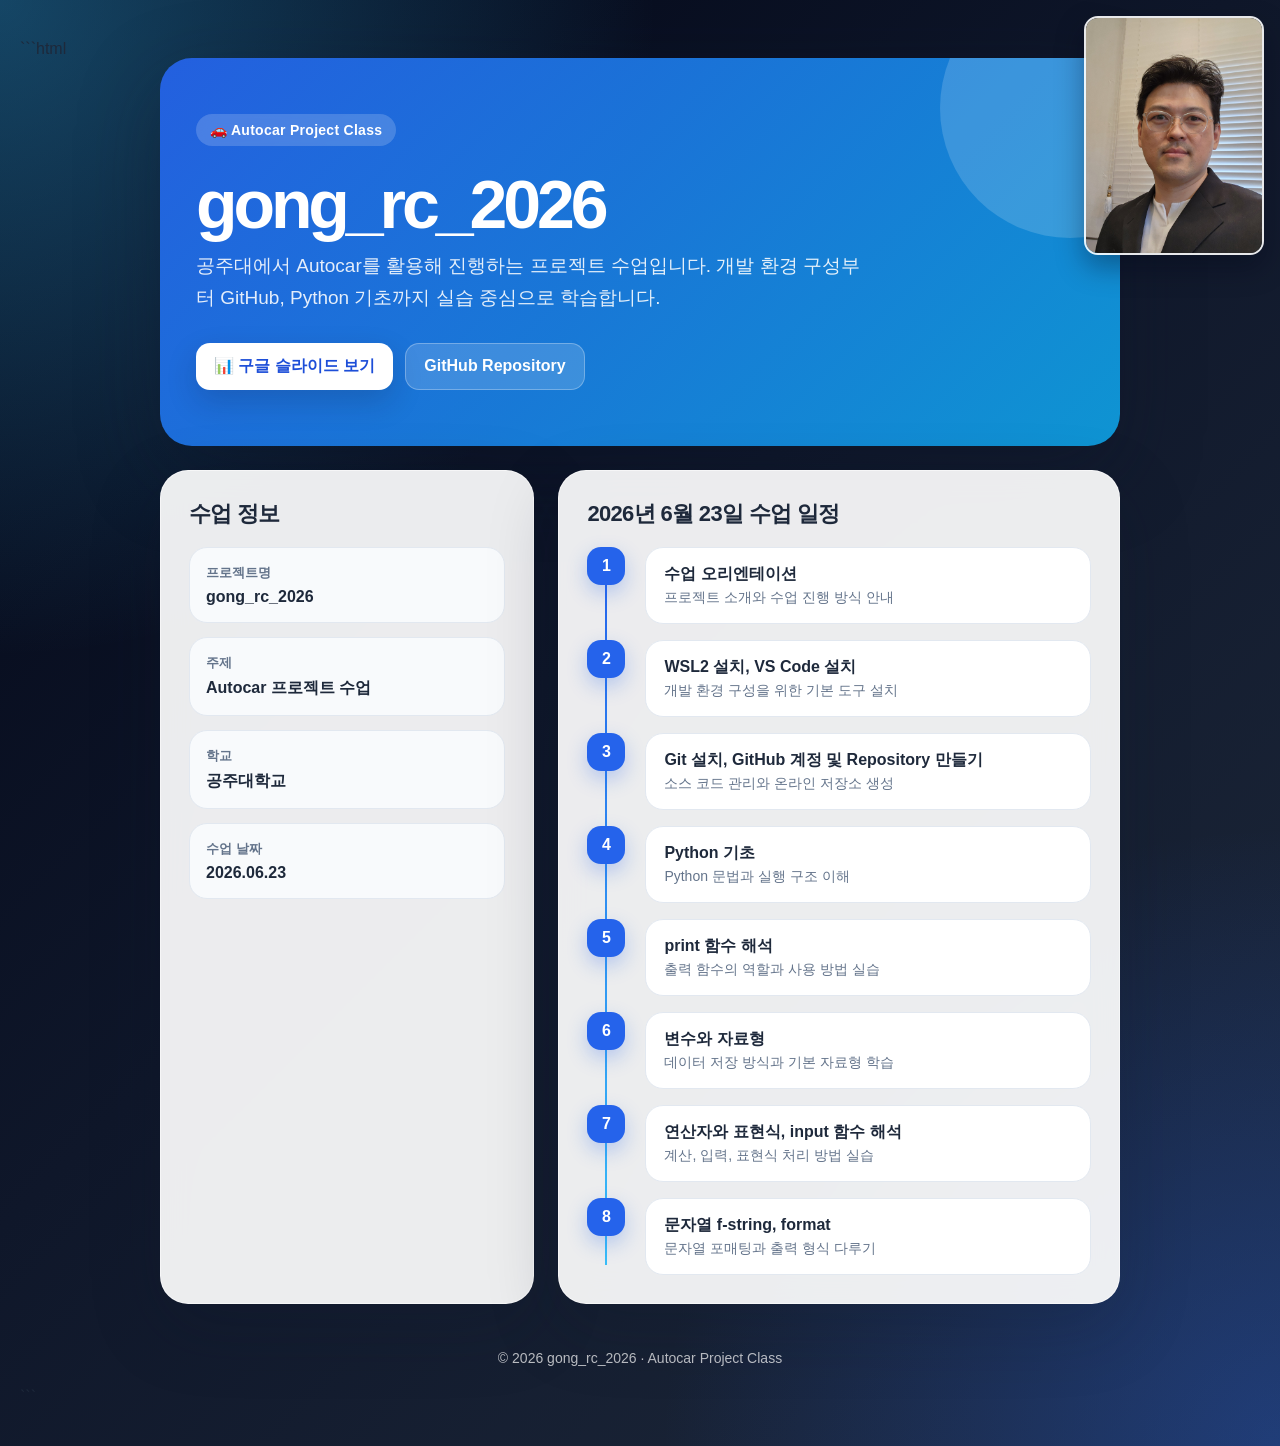
<file: index.html>
```html
<!DOCTYPE html>
<html lang="ko">

<head>
    <meta charset="UTF-8" />
    <meta name="viewport" content="width=device-width, initial-scale=1.0" />
    <title>gong_rc_2026 | 공주대 Autocar 프로젝트 수업</title>

    <style>
        :root {
            --bg: #0f172a;
            --card: rgba(255, 255, 255, 0.92);
            --text: #1e293b;
            --muted: #64748b;
            --primary: #2563eb;
            --primary-dark: #1d4ed8;
            --accent: #38bdf8;
            --line: #e2e8f0;
            --chip: #eff6ff;
        }

        * {
            box-sizing: border-box;
        }

        body {
            margin: 0;
            min-height: 100vh;
            font-family: -apple-system, BlinkMacSystemFont, "Segoe UI", Roboto,
                "Noto Sans KR", "Apple SD Gothic Neo", sans-serif;
            color: var(--text);
            background:
                radial-gradient(circle at top left, rgba(56, 189, 248, 0.35), transparent 34%),
                radial-gradient(circle at bottom right, rgba(37, 99, 235, 0.35), transparent 32%),
                linear-gradient(135deg, #020617 0%, #0f172a 45%, #1e293b 100%);
            padding: 40px 20px;
        }

        .page {
            width: 100%;
            max-width: 960px;
            margin: 0 auto;
        }

        .top-right-photo {
            position: fixed;
            top: 16px;
            right: 16px;
            width: clamp(96px, 18vw, 180px);
            border-radius: 14px;
            border: 2px solid rgba(255, 255, 255, 0.9);
            box-shadow: 0 12px 28px rgba(2, 6, 23, 0.35);
            z-index: 20;
        }

        .hero {
            padding: 56px 36px;
            border-radius: 32px;
            background: linear-gradient(135deg, rgba(37, 99, 235, 0.92), rgba(14, 165, 233, 0.88));
            color: white;
            box-shadow: 0 28px 80px rgba(15, 23, 42, 0.35);
            position: relative;
            overflow: hidden;
        }

        .hero::after {
            content: "";
            position: absolute;
            width: 260px;
            height: 260px;
            right: -80px;
            top: -80px;
            border-radius: 50%;
            background: rgba(255, 255, 255, 0.16);
        }

        .badge {
            display: inline-flex;
            align-items: center;
            gap: 8px;
            padding: 8px 14px;
            border-radius: 999px;
            background: rgba(255, 255, 255, 0.18);
            backdrop-filter: blur(10px);
            font-size: 14px;
            font-weight: 700;
            letter-spacing: 0.02em;
        }

        h1 {
            margin: 24px 0 12px;
            font-size: clamp(38px, 6vw, 68px);
            line-height: 1;
            letter-spacing: -0.06em;
        }

        .subtitle {
            max-width: 680px;
            margin: 0;
            font-size: 19px;
            line-height: 1.7;
            color: rgba(255, 255, 255, 0.88);
        }

        .actions {
            display: flex;
            flex-wrap: wrap;
            gap: 12px;
            margin-top: 28px;
        }

        .button {
            display: inline-flex;
            align-items: center;
            justify-content: center;
            gap: 8px;
            padding: 13px 18px;
            border-radius: 14px;
            background: white;
            color: var(--primary-dark);
            text-decoration: none;
            font-weight: 800;
            box-shadow: 0 12px 30px rgba(15, 23, 42, 0.18);
            transition: transform 0.2s ease, box-shadow 0.2s ease;
        }

        .button:hover {
            transform: translateY(-2px);
            box-shadow: 0 16px 36px rgba(15, 23, 42, 0.24);
        }

        .button.secondary {
            background: rgba(255, 255, 255, 0.16);
            color: white;
            border: 1px solid rgba(255, 255, 255, 0.28);
            box-shadow: none;
        }

        .grid {
            display: grid;
            grid-template-columns: 1fr 1.5fr;
            gap: 24px;
            margin-top: 24px;
        }

        .card {
            background: var(--card);
            border: 1px solid rgba(255, 255, 255, 0.55);
            border-radius: 28px;
            padding: 28px;
            box-shadow: 0 24px 70px rgba(15, 23, 42, 0.22);
            backdrop-filter: blur(16px);
        }

        .section-title {
            margin: 0 0 18px;
            font-size: 22px;
            letter-spacing: -0.03em;
        }

        .info-list {
            display: grid;
            gap: 14px;
            margin: 0;
            padding: 0;
            list-style: none;
        }

        .info-item {
            padding: 16px;
            border-radius: 18px;
            background: #f8fafc;
            border: 1px solid var(--line);
        }

        .label {
            display: block;
            margin-bottom: 6px;
            font-size: 13px;
            color: var(--muted);
            font-weight: 700;
        }

        .value {
            font-size: 16px;
            font-weight: 800;
        }

        .timeline {
            position: relative;
            margin: 0;
            padding: 0;
            list-style: none;
        }

        .timeline::before {
            content: "";
            position: absolute;
            left: 18px;
            top: 10px;
            bottom: 10px;
            width: 2px;
            background: linear-gradient(var(--primary), var(--accent));
        }

        .timeline li {
            position: relative;
            display: grid;
            grid-template-columns: 46px 1fr;
            gap: 12px;
            margin-bottom: 16px;
        }

        .timeline li:last-child {
            margin-bottom: 0;
        }

        .period {
            width: 38px;
            height: 38px;
            border-radius: 14px;
            background: var(--primary);
            color: white;
            display: flex;
            align-items: center;
            justify-content: center;
            font-weight: 900;
            box-shadow: 0 8px 20px rgba(37, 99, 235, 0.28);
            z-index: 1;
        }

        .lesson {
            padding: 16px 18px;
            border-radius: 18px;
            background: white;
            border: 1px solid var(--line);
            transition: transform 0.2s ease, border-color 0.2s ease;
        }

        .lesson:hover {
            transform: translateX(4px);
            border-color: #93c5fd;
        }

        .lesson strong {
            display: block;
            margin-bottom: 4px;
            font-size: 16px;
        }

        .lesson span {
            color: var(--muted);
            font-size: 14px;
        }

        .footer {
            margin-top: 24px;
            padding: 22px;
            text-align: center;
            color: rgba(255, 255, 255, 0.72);
            font-size: 14px;
        }

        @media (max-width: 760px) {
            body {
                padding: 24px 14px;
            }

            .top-right-photo {
                top: 10px;
                right: 10px;
                width: 92px;
                border-radius: 12px;
            }

            .hero {
                padding: 40px 24px;
                border-radius: 26px;
            }

            .grid {
                grid-template-columns: 1fr;
            }

            .card {
                padding: 22px;
                border-radius: 24px;
            }

            .actions {
                flex-direction: column;
            }

            .button {
                width: 100%;
            }
        }
    </style>
</head>

<body>
    <img class="top-right-photo" src="img/20231111_124825.jpg" alt="Autocar class photo" />

    <main class="page">
        <section class="hero">
            <div class="badge">🚗 Autocar Project Class</div>

            <h1>gong_rc_2026</h1>

            <p class="subtitle">
                공주대에서 Autocar를 활용해 진행하는 프로젝트 수업입니다.
                개발 환경 구성부터 GitHub, Python 기초까지 실습 중심으로 학습합니다.
            </p>

            <div class="actions">
                <a class="button"
                    href="https://docs.google.com/presentation/d/1NwCyi3hQ3WKvkgapCUH2Z7pcHDgDb3h2Jr1VzPnHE7E/edit?usp=sharing"
                    target="_blank" rel="noopener noreferrer">
                    📊 구글 슬라이드 보기
                </a>

                <a class="button secondary" href="https://github.com/freshmea/gong_rc_2026" target="_blank"
                    rel="noopener noreferrer">
                    GitHub Repository
                </a>
            </div>
        </section>

        <section class="grid">
            <aside class="card">
                <h2 class="section-title">수업 정보</h2>

                <ul class="info-list">
                    <li class="info-item">
                        <span class="label">프로젝트명</span>
                        <span class="value">gong_rc_2026</span>
                    </li>

                    <li class="info-item">
                        <span class="label">주제</span>
                        <span class="value">Autocar 프로젝트 수업</span>
                    </li>

                    <li class="info-item">
                        <span class="label">학교</span>
                        <span class="value">공주대학교</span>
                    </li>

                    <li class="info-item">
                        <span class="label">수업 날짜</span>
                        <span class="value">2026.06.23</span>
                    </li>
                </ul>
            </aside>

            <section class="card">
                <h2 class="section-title">2026년 6월 23일 수업 일정</h2>

                <ol class="timeline">
                    <li>
                        <div class="period">1</div>
                        <div class="lesson">
                            <strong>수업 오리엔테이션</strong>
                            <span>프로젝트 소개와 수업 진행 방식 안내</span>
                        </div>
                    </li>

                    <li>
                        <div class="period">2</div>
                        <div class="lesson">
                            <strong>WSL2 설치, VS Code 설치</strong>
                            <span>개발 환경 구성을 위한 기본 도구 설치</span>
                        </div>
                    </li>

                    <li>
                        <div class="period">3</div>
                        <div class="lesson">
                            <strong>Git 설치, GitHub 계정 및 Repository 만들기</strong>
                            <span>소스 코드 관리와 온라인 저장소 생성</span>
                        </div>
                    </li>

                    <li>
                        <div class="period">4</div>
                        <div class="lesson">
                            <strong>Python 기초</strong>
                            <span>Python 문법과 실행 구조 이해</span>
                        </div>
                    </li>

                    <li>
                        <div class="period">5</div>
                        <div class="lesson">
                            <strong>print 함수 해석</strong>
                            <span>출력 함수의 역할과 사용 방법 실습</span>
                        </div>
                    </li>

                    <li>
                        <div class="period">6</div>
                        <div class="lesson">
                            <strong>변수와 자료형</strong>
                            <span>데이터 저장 방식과 기본 자료형 학습</span>
                        </div>
                    </li>

                    <li>
                        <div class="period">7</div>
                        <div class="lesson">
                            <strong>연산자와 표현식, input 함수 해석</strong>
                            <span>계산, 입력, 표현식 처리 방법 실습</span>
                        </div>
                    </li>

                    <li>
                        <div class="period">8</div>
                        <div class="lesson">
                            <strong>문자열 f-string, format</strong>
                            <span>문자열 포매팅과 출력 형식 다루기</span>
                        </div>
                    </li>
                </ol>
            </section>
        </section>

        <footer class="footer">
            © 2026 gong_rc_2026 · Autocar Project Class
        </footer>
    </main>
</body>

</html>
```
</file>
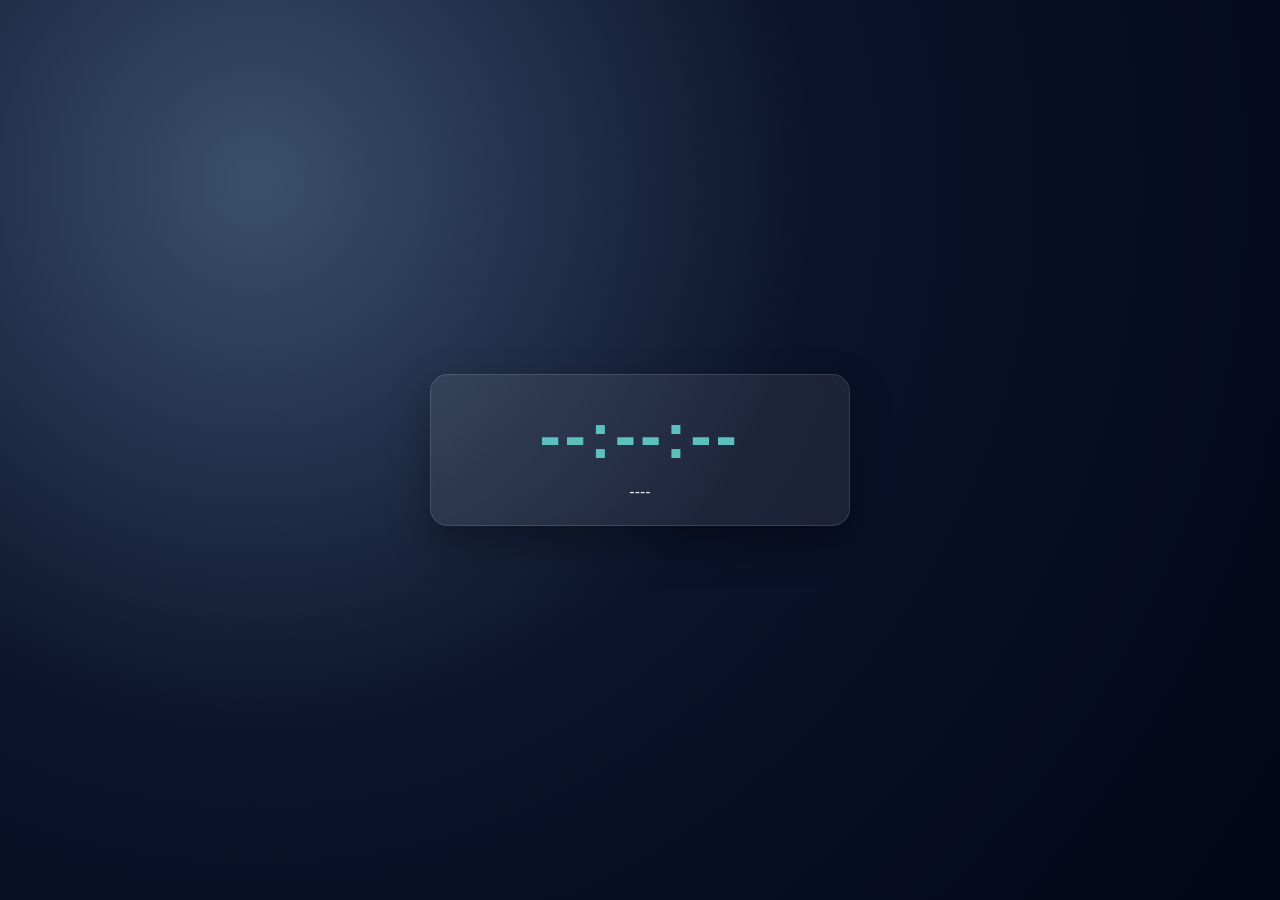
<file: uv_test/time/front/text.html>
<!doctype html>
<html lang="ko">

<head>
    <meta charset="utf-8" />
    <meta name="viewport" content="width=device-width, initial-scale=1" />
    <title>Desk Clock</title>
    <link rel="stylesheet" href="style.css" />
</head>

<body>
    <main class="clock">
        <div id="time" class="time">--:--:--</div>
        <div id="date" class="date">----</div>
    </main>
    <script src="script.js"></script>
</body>

</html>
</file>
<file: uv_test/time/front/style.css>
:root {
    --bg1: #0b132b;
    --bg2: #1c2541;
    --panel: rgba(255, 255, 255, 0.08);
    --text: #f8fafc;
    --accent: #5bc0be;
}

* {
    box-sizing: border-box;
}

body {
    margin: 0;
    min-height: 100vh;
    display: grid;
    place-items: center;
    color: var(--text);
    font-family: "Segoe UI", "Malgun Gothic", sans-serif;
    background: radial-gradient(circle at 20% 20%, #3a506b 0%, var(--bg1) 45%, #020617 100%);
}

.clock {
    background: var(--panel);
    border: 1px solid rgba(255, 255, 255, 0.12);
    border-radius: 18px;
    backdrop-filter: blur(6px);
    padding: 24px 28px;
    text-align: center;
    width: min(92vw, 420px);
    box-shadow: 0 18px 40px rgba(0, 0, 0, 0.35);
}

.time {
    font-size: clamp(2.4rem, 9vw, 4rem);
    font-weight: 700;
    letter-spacing: 0.06em;
    color: var(--accent);
    font-variant-numeric: tabular-nums;
}

.date {
    margin-top: 10px;
    opacity: 0.9;
    font-size: 1rem;
}
</file>
